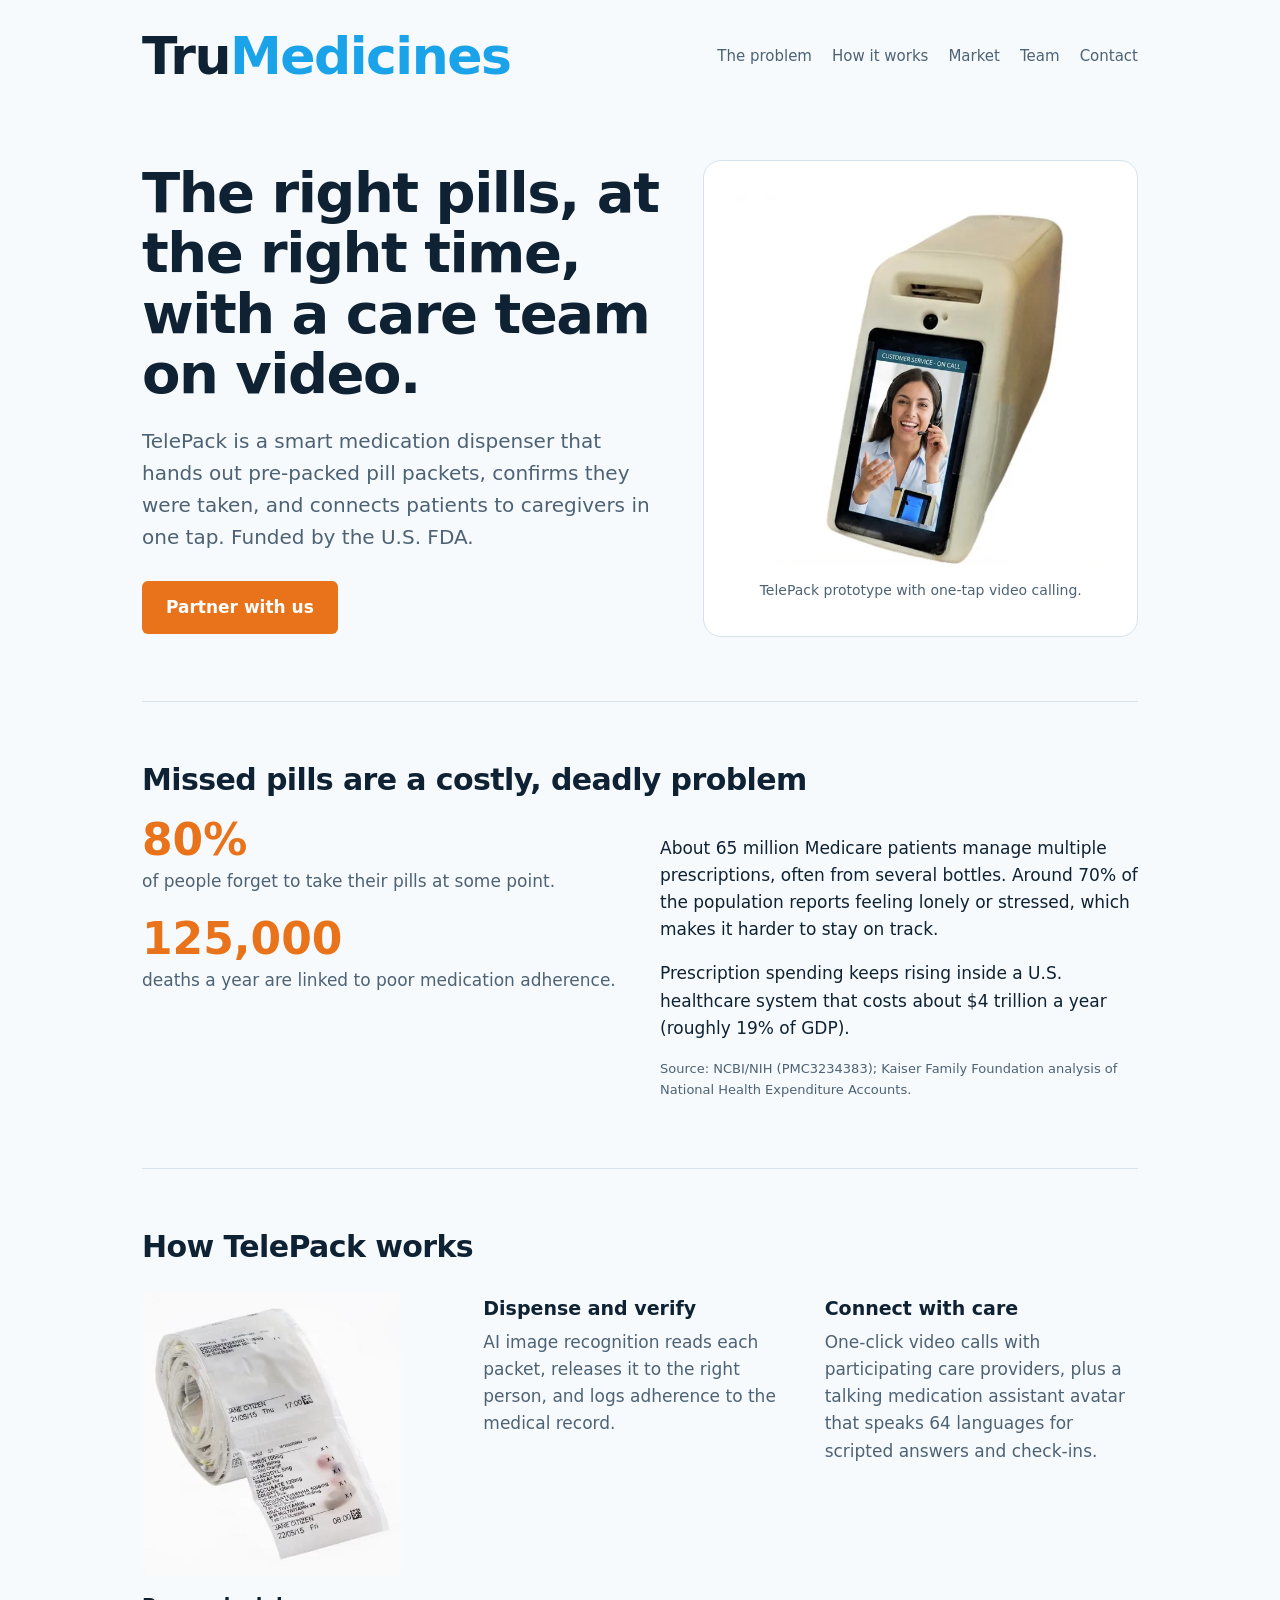
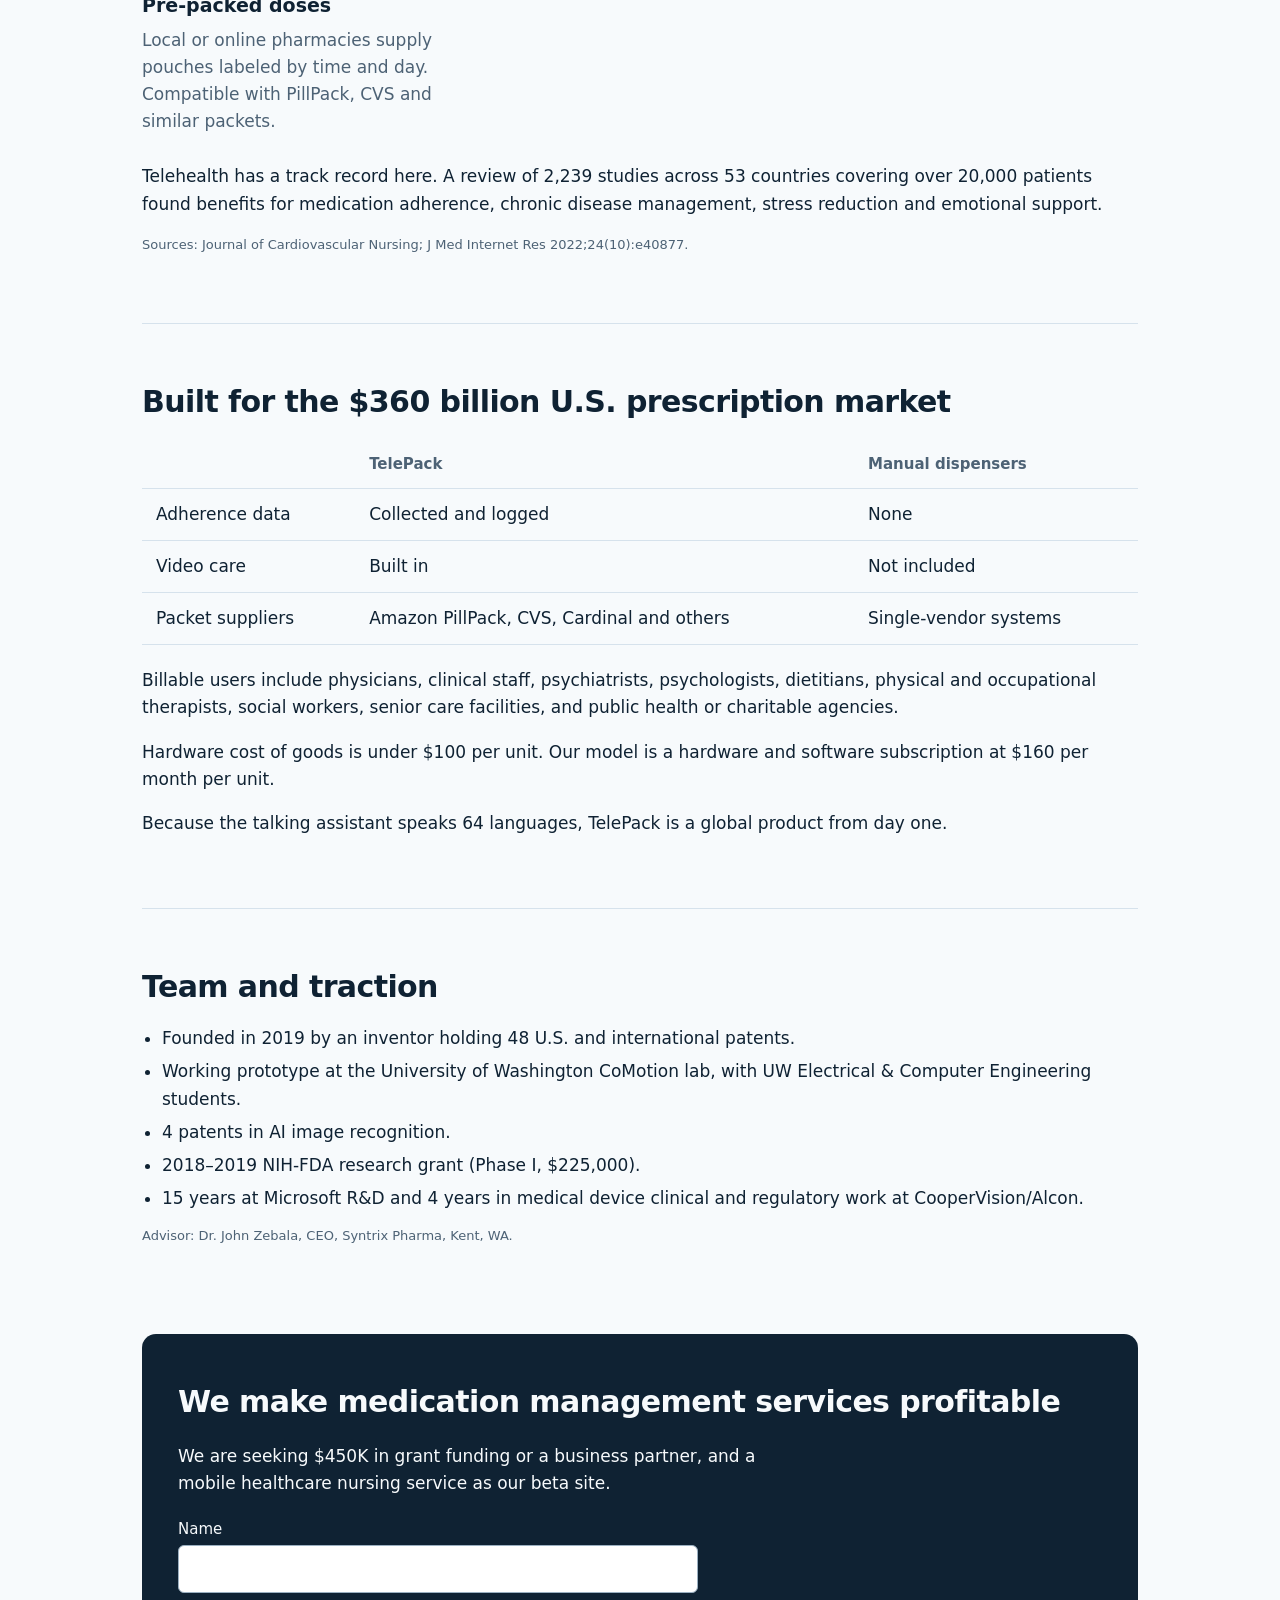
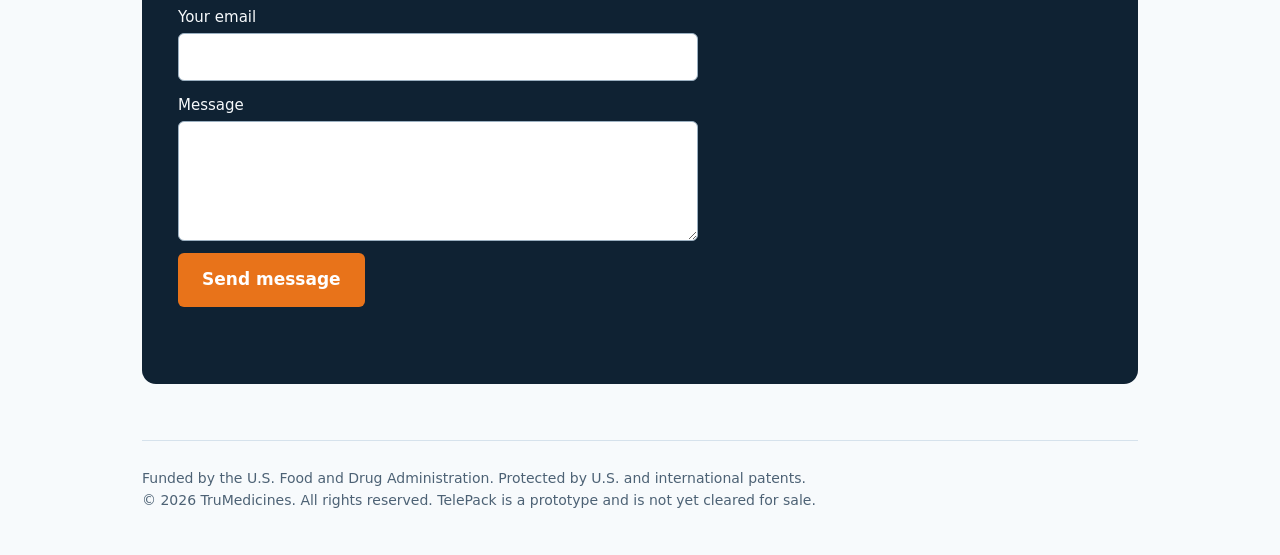
<file: index.html>
<!DOCTYPE html>
<html lang="en">
<head>
<meta charset="utf-8">
<meta name="viewport" content="width=device-width, initial-scale=1, viewport-fit=cover">
<title>TruMedicines – TelePack Medication Dispenser</title>
<style>
:root{--bg:#f7fafc;--ink:#0f2233;--muted:#4d6275;--blue:#1aa3e8;--navy:#0f2233;--line:#d6e2ec;--panel:#ffffff;--accent:#e8731a;box-sizing:border-box;padding-top:env(safe-area-inset-top,0px);padding-bottom:env(safe-area-inset-bottom,0px)}
@media (prefers-color-scheme:dark){:root:not([data-theme="light"]){--bg:#0c1822;--ink:#eaf2f8;--muted:#9bb0c1;--line:#23384a;--panel:#12212e;--navy:#eaf2f8}}
:root[data-theme="dark"]{--bg:#0c1822;--ink:#eaf2f8;--muted:#9bb0c1;--line:#23384a;--panel:#12212e;--navy:#eaf2f8}
*{box-sizing:border-box}
body{margin:0;background:var(--bg);color:var(--ink);font:17px/1.6 "Segoe UI",system-ui,-apple-system,Helvetica,Arial,sans-serif}
.wrap{max-width:1040px;margin:0 auto;padding:0 22px}
header{display:flex;justify-content:space-between;align-items:center;padding:30px 0 22px}
.logo{font-size:clamp(34px,6vw,52px);font-weight:600;letter-spacing:-1.5px;line-height:1}.logo b{color:var(--blue);font-weight:700}
nav a{margin-left:20px;color:var(--muted);text-decoration:none;font-size:15px}
nav a:hover,nav a:focus-visible{color:var(--ink);text-decoration:underline}
.hero{padding:56px 0 64px;display:grid;grid-template-columns:1.2fr 1fr;gap:40px;align-items:center}
h1{font-size:clamp(34px,5.4vw,56px);line-height:1.08;letter-spacing:-1.5px;margin:0 0 20px}
.lead{font-size:20px;color:var(--muted);max-width:34em;margin:0 0 28px}
.btn{display:inline-block;background:var(--accent);color:#fff;padding:13px 24px;border-radius:6px;text-decoration:none;font-weight:600}
.btn:focus-visible,a:focus-visible{outline:3px solid var(--blue);outline-offset:3px}
.device{background:#fff;border:1px solid var(--line);border-radius:18px;padding:34px;text-align:center}
.device img{max-width:100%;height:auto;max-height:460px;object-fit:contain;display:block;margin:0 auto}.packets{display:block;max-width:260px;width:100%;height:auto;border-radius:8px;margin:0 0 14px}
.device p{margin:14px 0 0;color:var(--muted);font-size:14px}
section{padding:54px 0;border-top:1px solid var(--line)}
h2{font-size:30px;letter-spacing:-.6px;margin:0 0 14px}
.two{display:grid;grid-template-columns:1fr 1fr;gap:40px}
.stat{font-size:44px;font-weight:700;color:var(--accent);line-height:1}
.stat+p{margin:6px 0 22px;color:var(--muted)}
ul.plain{padding-left:20px;margin:0}ul.plain li{margin:6px 0}
.steps{display:grid;grid-template-columns:repeat(3,1fr);gap:28px;margin-top:22px}
.steps h3{margin:0 0 6px;font-size:19px}.steps p{margin:0;color:var(--muted)}
.tbl{overflow-x:auto}
table{border-collapse:collapse;width:100%;min-width:520px}
th,td{text-align:left;padding:12px 14px;border-bottom:1px solid var(--line);vertical-align:top}
th{font-weight:600;color:var(--muted);font-size:15px}
.src{font-size:13px;color:var(--muted)}
.team{display:flex;flex-wrap:wrap;gap:6px 28px;margin-top:10px}
.cta{background:var(--navy);color:var(--bg);border-radius:14px;padding:44px 36px;margin:20px 0 56px}
.cta h2{margin-top:0}.cta p{max-width:36em}
.cta a{color:inherit}
footer{padding:26px 0 44px;color:var(--muted);font-size:14px;border-top:1px solid var(--line)}
.cform{display:grid;gap:12px;max-width:520px;margin-top:20px}.cform label{font-size:15px;display:grid;gap:4px}.cform input,.cform textarea{font:inherit;padding:11px 12px;border:1px solid #9bb0c1;border-radius:6px;background:#fff;color:#0f2233;width:100%}.cform textarea{min-height:120px;resize:vertical}.cform .hp{position:absolute;left:-9999px;height:0;overflow:hidden}.cform button{justify-self:start;border:0;cursor:pointer;font:inherit;font-weight:600}.cform input:focus-visible,.cform textarea:focus-visible,.cform button:focus-visible{outline:3px solid var(--blue);outline-offset:2px}#fstatus{min-height:1.4em;margin:0;font-size:15px}
@media(max-width:760px){.hero,.two,.steps{grid-template-columns:1fr}nav{display:none}}
</style>
</head>
<body>
<div class="wrap">
<header>
  <div class="logo">Tru<b>Medicines</b></div>
  <nav aria-label="Main"><a href="#problem">The problem</a><a href="#how">How it works</a><a href="#market">Market</a><a href="#team">Team</a><a href="#contact">Contact</a></nav>
</header>

<main>
<div class="hero">
  <div>
    <h1>The right pills, at the right time, with a care team on video.</h1>
    <p class="lead">TelePack is a smart medication dispenser that hands out pre-packed pill packets, confirms they were taken, and connects patients to caregivers in one tap. Funded by the U.S. FDA.</p>
    <a class="btn" href="#contact">Partner with us</a>
  </div>
  <div class="device"><img src="[data-uri]" alt="TelePack dispenser showing a live video call with a customer service agent" width="640" height="650"><p>TelePack prototype with one-tap video calling.</p></div>
</div>

<section id="problem">
  <h2>Missed pills are a costly, deadly problem</h2>
  <div class="two">
    <div>
      <div class="stat">80%</div><p>of people forget to take their pills at some point.</p>
      <div class="stat">125,000</div><p>deaths a year are linked to poor medication adherence.</p>
    </div>
    <div>
      <p>About 65 million Medicare patients manage multiple prescriptions, often from several bottles. Around 70% of the population reports feeling lonely or stressed, which makes it harder to stay on track.</p>
      <p>Prescription spending keeps rising inside a U.S. healthcare system that costs about $4 trillion a year (roughly 19% of GDP).</p>
      <p class="src">Source: NCBI/NIH (PMC3234383); Kaiser Family Foundation analysis of National Health Expenditure Accounts.</p>
    </div>
  </div>
</section>

<section id="how">
  <h2>How TelePack works</h2>
  <div class="steps">
    <div><img class="packets" src="[data-uri]" alt="A roll of pre-packed pill pouches labeled by patient, day and time" width="426" height="465"><h3>Pre-packed doses</h3><p>Local or online pharmacies supply pouches labeled by time and day. Compatible with PillPack, CVS and similar packets.</p></div>
    <div><h3>Dispense and verify</h3><p>AI image recognition reads each packet, releases it to the right person, and logs adherence to the medical record.</p></div>
    <div><h3>Connect with care</h3><p>One-click video calls with participating care providers, plus a talking medication assistant avatar that speaks 64 languages for scripted answers and check-ins.</p></div>
  </div>
  <p style="margin-top:28px">Telehealth has a track record here. A review of 2,239 studies across 53 countries covering over 20,000 patients found benefits for medication adherence, chronic disease management, stress reduction and emotional support.</p>
  <p class="src">Sources: Journal of Cardiovascular Nursing; J Med Internet Res 2022;24(10):e40877.</p>
</section>

<section id="market">
  <h2>Built for the $360 billion U.S. prescription market</h2>
  <div class="tbl">
  <table>
    <tr><th></th><th>TelePack</th><th>Manual dispensers</th></tr>
    <tr><td>Adherence data</td><td>Collected and logged</td><td>None</td></tr>
    <tr><td>Video care</td><td>Built in</td><td>Not included</td></tr>
    <tr><td>Packet suppliers</td><td>Amazon PillPack, CVS, Cardinal and others</td><td>Single-vendor systems</td></tr>
  </table>
  </div>
  <p style="margin-top:22px">Billable users include physicians, clinical staff, psychiatrists, psychologists, dietitians, physical and occupational therapists, social workers, senior care facilities, and public health or charitable agencies.</p>
  <p>Hardware cost of goods is under $100 per unit. Our model is a hardware and software subscription at $160 per month per unit.</p>
  <p>Because the talking assistant speaks 64 languages, TelePack is a global product from day one.</p>
</section>

<section id="team">
  <h2>Team and traction</h2>
  <ul class="plain">
    <li>Founded in 2019 by an inventor holding 48 U.S. and international patents.</li>
    <li>Working prototype at the University of Washington CoMotion lab, with UW Electrical &amp; Computer Engineering students.</li>
    <li>4 patents in AI image recognition.</li>
    <li>2018–2019 NIH-FDA research grant (Phase I, $225,000).</li>
    <li>15 years at Microsoft R&amp;D and 4 years in medical device clinical and regulatory work at CooperVision/Alcon.</li>
  </ul>
  <p class="src" style="margin-top:14px">Advisor: Dr. John Zebala, CEO, Syntrix Pharma, Kent, WA.</p>
</section>

<div class="cta" id="contact">
  <h2>We make medication management services profitable</h2>
  <p>We are seeking $450K in grant funding or a business partner, and a mobile healthcare nursing service as our beta site.</p>
  <form class="cform" id="cform" novalidate>
    <label>Name<input name="name" autocomplete="name" required></label>
    <label>Your email<input name="email" type="email" autocomplete="email" required></label>
    <label>Message<textarea name="msg" required></textarea></label>
    <div class="hp" aria-hidden="true"><label>Leave blank<input name="website" tabindex="-1" autocomplete="off"></label></div>
    <button class="btn" type="submit">Send message</button>
    <p id="fstatus" role="status"></p>
  </form>
</div>
</main>

<footer>Funded by the U.S. Food and Drug Administration. Protected by U.S. and international patents.<br>© 2026 TruMedicines. All rights reserved. TelePack is a prototype and is not yet cleared for sale.</footer>
<script>
(function(){
  var f=document.getElementById('cform'),s=document.getElementById('fstatus');
  if(!f)return;
  var p=['moc.senicidemurt','@','divad'];
  function to(){return p.join('').split('').reverse().join('');}
  f.addEventListener('submit',function(e){
    e.preventDefault();
    var d=new FormData(f);
    if(d.get('website')){return;}
    var n=(d.get('name')||'').trim(),m=(d.get('email')||'').trim(),t=(d.get('msg')||'').trim();
    if(!n||!/^\S+@\S+\.\S+$/.test(m)||!t){s.textContent='Please enter your name, a valid email and a message.';return;}
    var body=t+'\n\n'+n+'\n'+m;
    s.textContent='Opening your email app to send this message.';
    location.href='mailto:'+to()+'?subject='+encodeURIComponent('TelePack inquiry from '+n)+'&body='+encodeURIComponent(body);
  });
})();
</script>
</div>
</body>
</html>
</file>
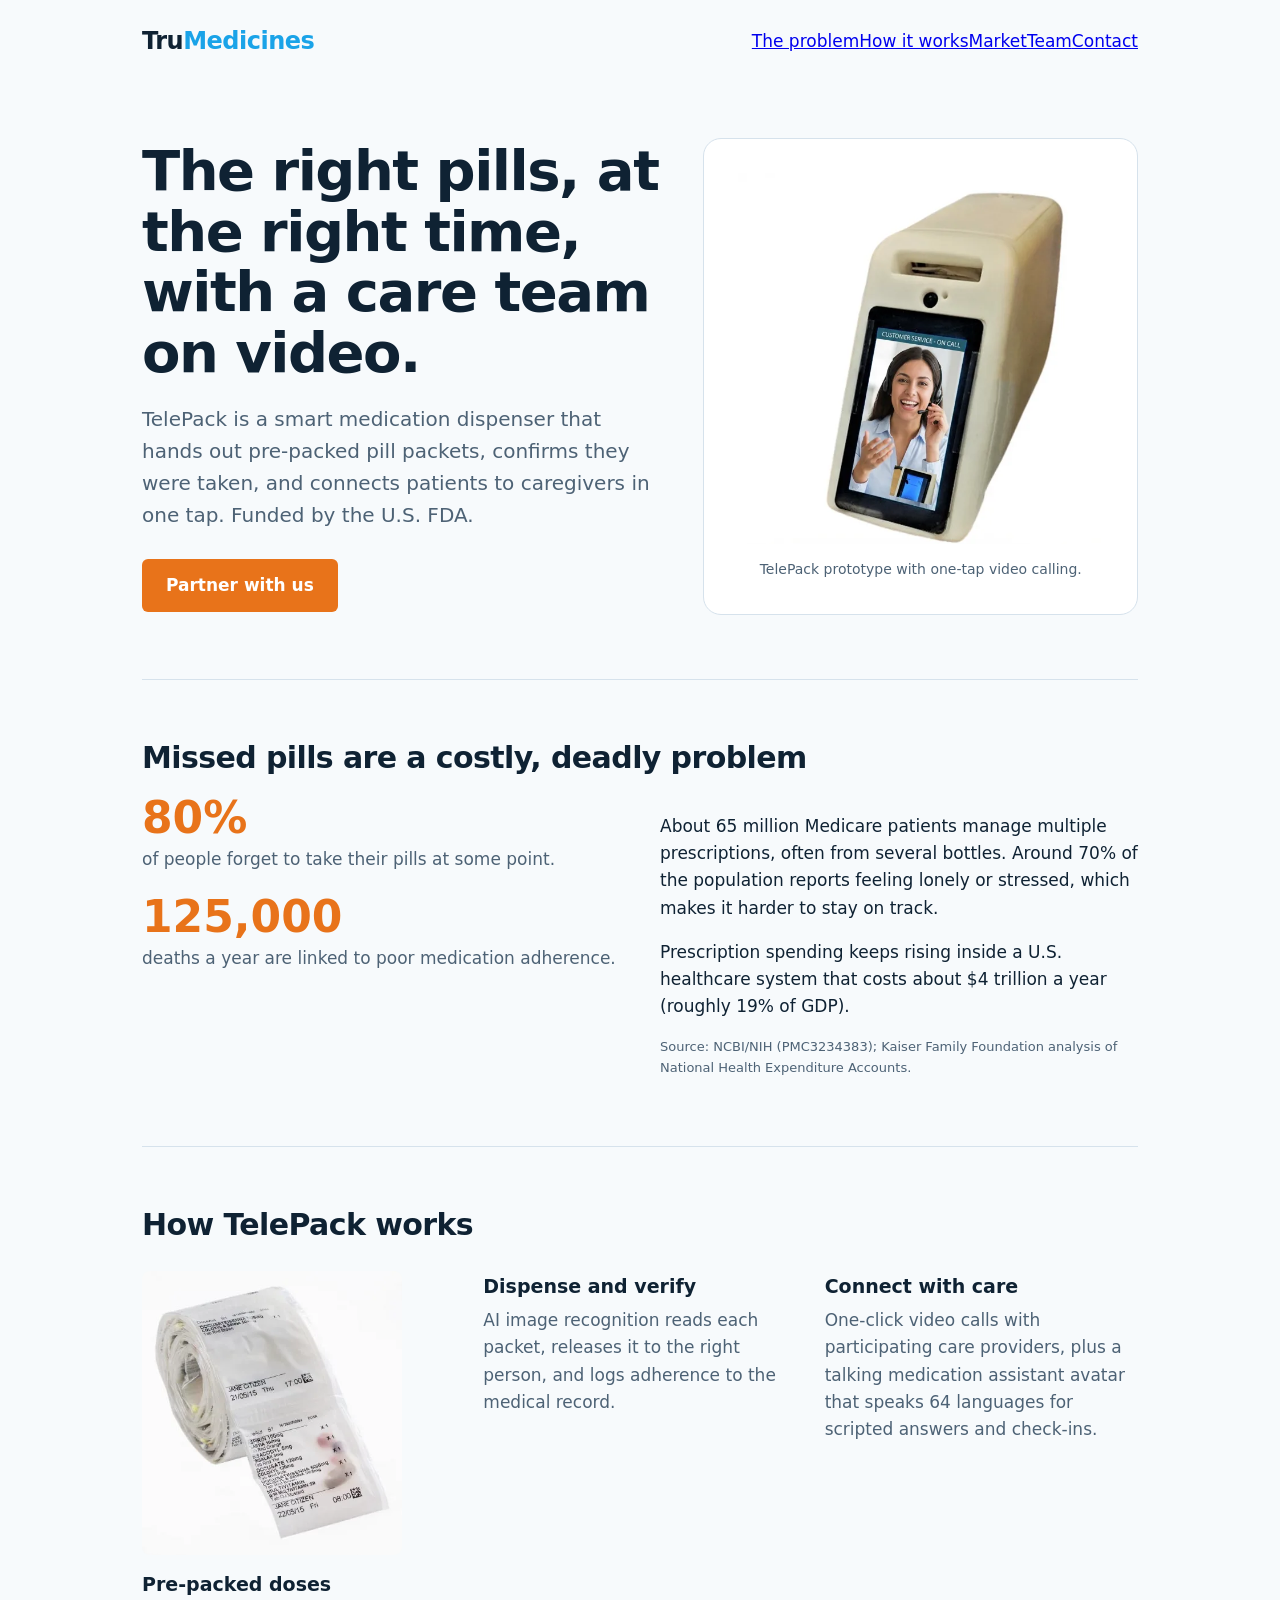
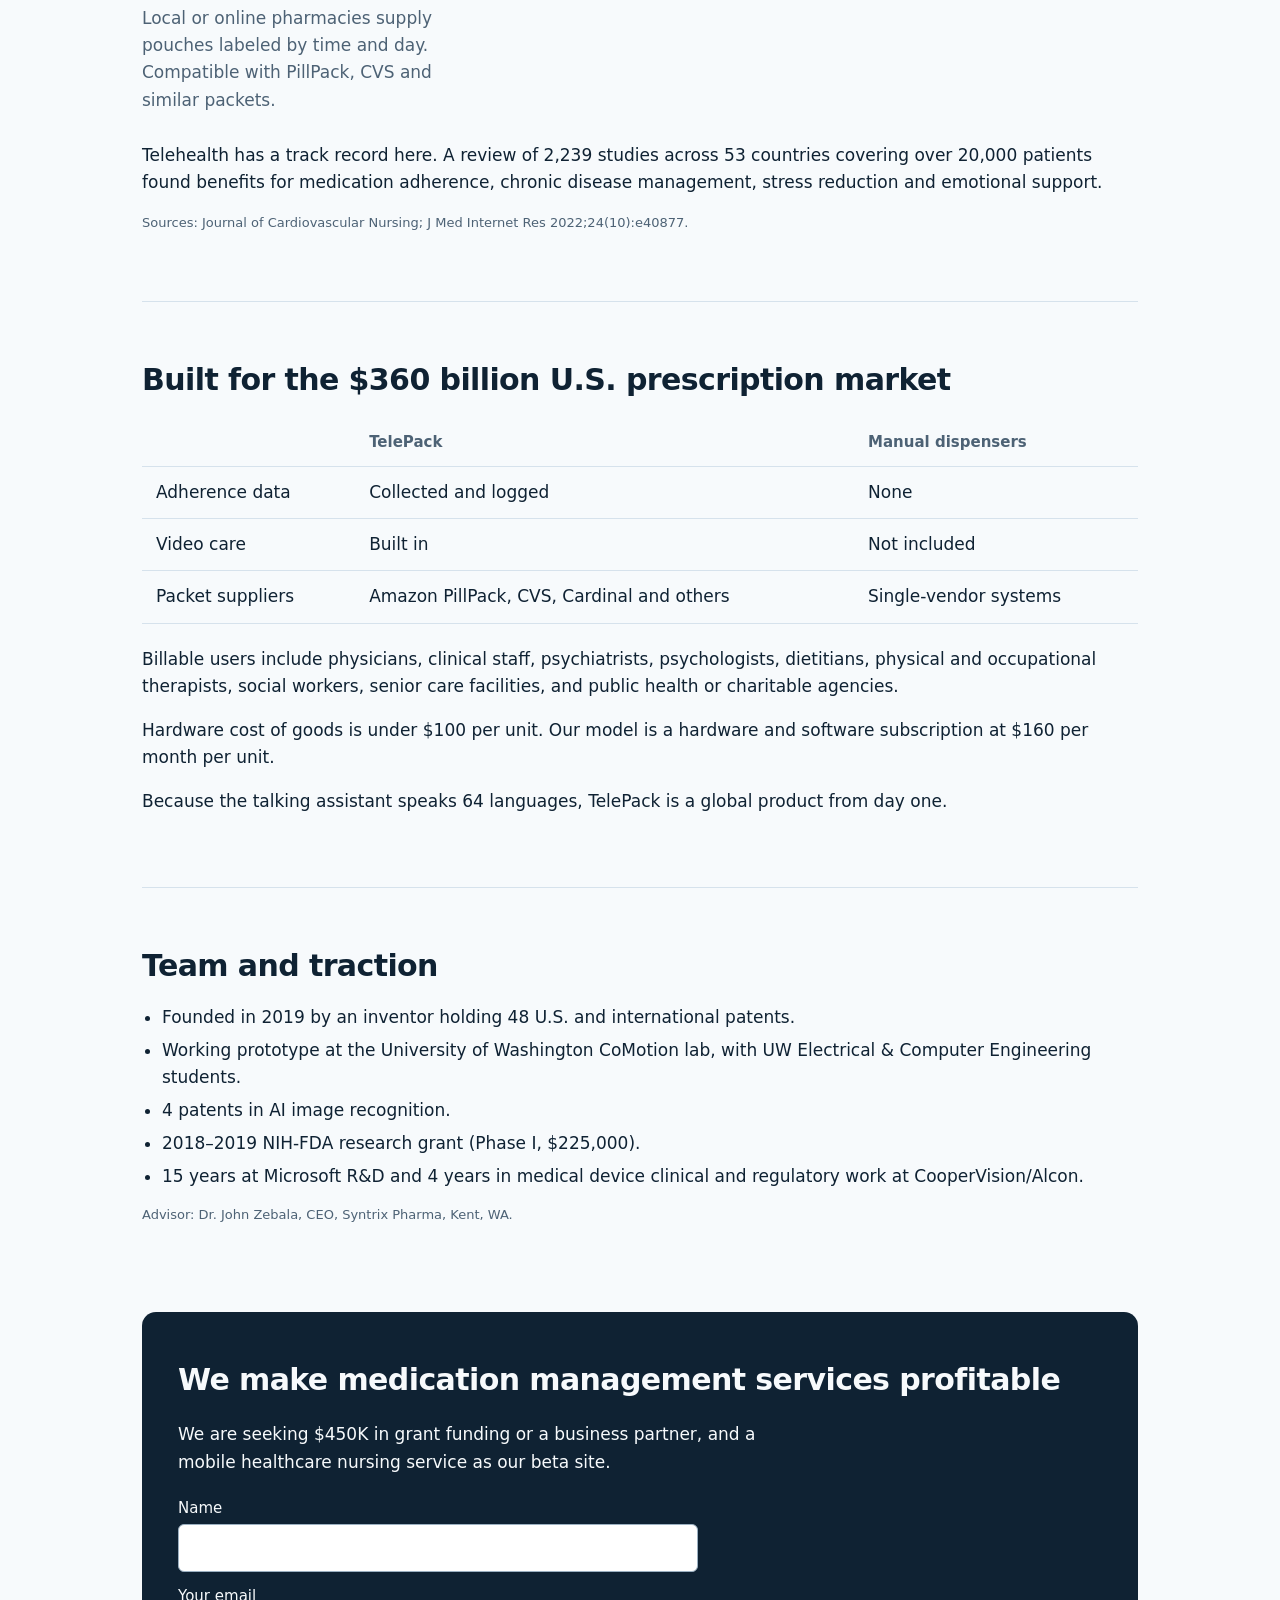
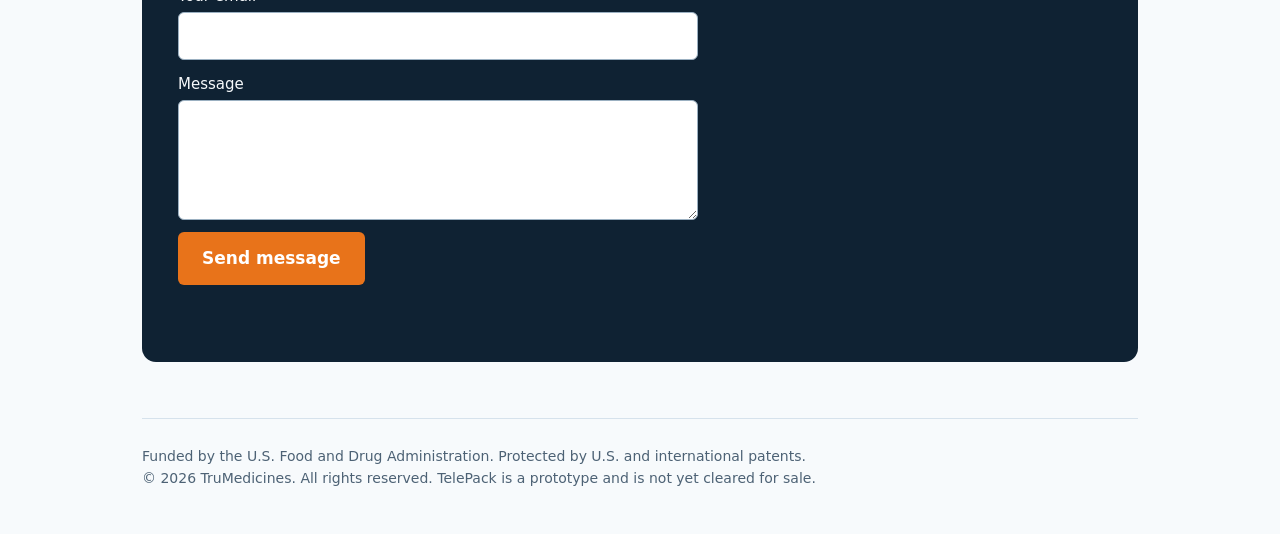
<file: v2index.html>
<!DOCTYPE html>
<html lang="en">
<head>
<meta charset="utf-8">
<meta name="viewport" content="width=device-width, initial-scale=1, viewport-fit=cover">
<title>TruMedicines – TelePack Medication Dispenser</title>
<style>
:root{--bg:#f7fafc;--ink:#0f2233;--muted:#4d6275;--blue:#1aa3e8;--navy:#0f2233;--line:#d6e2ec;--panel:#ffffff;--accent:#e8731a;box-sizing:border-box;padding-top:env(safe-area-inset-top,0px);padding-bottom:env(safe-area-inset-bottom,0px)}
@media (prefers-color-scheme:dark){:root:not([data-theme="light"]){--bg:#0c1822;--ink:#eaf2f8;--muted:#9bb0c1;--line:#23384a;--panel:#12212e;--navy:#eaf2f8}}
:root[data-theme="dark"]{--bg:#0c1822;--ink:#eaf2f8;--muted:#9bb0c1;--line:#23384a;--panel:#12212e;--navy:#eaf2f8}
*{box-sizing:border-box}
body{margin:0;background:var(--bg);color:var(--ink);font:17px/1.6 "Segoe UI",system-ui,-apple-system,Helvetica,Arial,sans-serif}
.wrap{max-width:1040px;margin:0 auto;padding:0 22px}
header{display:flex;justify-content:space-between;align-items:center;padding:22px 0}
<! header{display:flex;justify-content:space-between;align-items:center;padding:30px 0 22px /!>}  
.logo{font-size:24px;font-weight:600;letter-spacing:-.5px}.logo b{color:var(--blue);font-weight:700} 
<!.logo{font-size:clamp(34px,6vw,52px);font-weight:600;letter-spacing:-1.5px;line-height:1} .logo b{color:var(--blue);font-weight:700} /!>
nav a{margin-left:20px;color:var(--muted);text-decoration:none;font-size:15px}
nav a:hover,nav a:focus-visible{color:var(--ink);text-decoration:underline}
.hero{padding:56px 0 64px;display:grid;grid-template-columns:1.2fr 1fr;gap:40px;align-items:center}
h1{font-size:clamp(34px,5.4vw,56px);line-height:1.08;letter-spacing:-1.5px;margin:0 0 20px}
.lead{font-size:20px;color:var(--muted);max-width:34em;margin:0 0 28px}
.btn{display:inline-block;background:var(--accent);color:#fff;padding:13px 24px;border-radius:6px;text-decoration:none;font-weight:600}
.btn:focus-visible,a:focus-visible{outline:3px solid var(--blue);outline-offset:3px}
.device{background:#fff;border:1px solid var(--line);border-radius:18px;padding:34px;text-align:center}
.device img{max-width:100%;height:auto;max-height:460px;object-fit:contain;display:block;margin:0 auto}.packets{display:block;max-width:260px;width:100%;height:auto;border-radius:8px;margin:0 0 14px}
.device p{margin:14px 0 0;color:var(--muted);font-size:14px}
section{padding:54px 0;border-top:1px solid var(--line)}
h2{font-size:30px;letter-spacing:-.6px;margin:0 0 14px}
.two{display:grid;grid-template-columns:1fr 1fr;gap:40px}
.stat{font-size:44px;font-weight:700;color:var(--accent);line-height:1}
.stat+p{margin:6px 0 22px;color:var(--muted)}
ul.plain{padding-left:20px;margin:0}ul.plain li{margin:6px 0}
.steps{display:grid;grid-template-columns:repeat(3,1fr);gap:28px;margin-top:22px}
.steps h3{margin:0 0 6px;font-size:19px}.steps p{margin:0;color:var(--muted)}
.tbl{overflow-x:auto}
table{border-collapse:collapse;width:100%;min-width:520px}
th,td{text-align:left;padding:12px 14px;border-bottom:1px solid var(--line);vertical-align:top}
th{font-weight:600;color:var(--muted);font-size:15px}
.src{font-size:13px;color:var(--muted)}
.team{display:flex;flex-wrap:wrap;gap:6px 28px;margin-top:10px}
.cta{background:var(--navy);color:var(--bg);border-radius:14px;padding:44px 36px;margin:20px 0 56px}
.cta h2{margin-top:0}.cta p{max-width:36em}
.cta a{color:inherit}
footer{padding:26px 0 44px;color:var(--muted);font-size:14px;border-top:1px solid var(--line)}
.cform{display:grid;gap:12px;max-width:520px;margin-top:20px}.cform label{font-size:15px;display:grid;gap:4px}.cform input,.cform textarea{font:inherit;padding:11px 12px;border:1px solid #9bb0c1;border-radius:6px;background:#fff;color:#0f2233;width:100%}.cform textarea{min-height:120px;resize:vertical}.cform .hp{position:absolute;left:-9999px;height:0;overflow:hidden}.cform button{justify-self:start;border:0;cursor:pointer;font:inherit;font-weight:600}.cform input:focus-visible,.cform textarea:focus-visible,.cform button:focus-visible{outline:3px solid var(--blue);outline-offset:2px}#fstatus{min-height:1.4em;margin:0;font-size:15px}
@media(max-width:760px){.hero,.two,.steps{grid-template-columns:1fr}nav{display:none}}
</style>
</head>
<body>
<div class="wrap">
<header>
  <div class="logo">Tru<b>Medicines</b></div>
  <nav aria-label="Main"><a href="#problem">The problem</a><a href="#how">How it works</a><a href="#market">Market</a><a href="#team">Team</a><a href="#contact">Contact</a></nav>
</header>

<main>
<div class="hero">
  <div>
    <h1>The right pills, at the right time, with a care team on video.</h1>
    <p class="lead">TelePack is a smart medication dispenser that hands out pre-packed pill packets, confirms they were taken, and connects patients to caregivers in one tap. Funded by the U.S. FDA.</p>
    <a class="btn" href="#contact">Partner with us</a>
  </div>
  <div class="device"><img src="[data-uri]" alt="TelePack dispenser showing a live video call with a customer service agent" width="640" height="650"><p>TelePack prototype with one-tap video calling.</p></div>
</div>

<section id="problem">
  <h2>Missed pills are a costly, deadly problem</h2>
  <div class="two">
    <div>
      <div class="stat">80%</div><p>of people forget to take their pills at some point.</p>
      <div class="stat">125,000</div><p>deaths a year are linked to poor medication adherence.</p>
    </div>
    <div>
      <p>About 65 million Medicare patients manage multiple prescriptions, often from several bottles. Around 70% of the population reports feeling lonely or stressed, which makes it harder to stay on track.</p>
      <p>Prescription spending keeps rising inside a U.S. healthcare system that costs about $4 trillion a year (roughly 19% of GDP).</p>
      <p class="src">Source: NCBI/NIH (PMC3234383); Kaiser Family Foundation analysis of National Health Expenditure Accounts.</p>
    </div>
  </div>
</section>

<section id="how">
  <h2>How TelePack works</h2>
  <div class="steps">
    <div><img class="packets" src="[data-uri]" alt="A roll of pre-packed pill pouches labeled by patient, day and time" width="426" height="465"><h3>Pre-packed doses</h3><p>Local or online pharmacies supply pouches labeled by time and day. Compatible with PillPack, CVS and similar packets.</p></div>
    <div><h3>Dispense and verify</h3><p>AI image recognition reads each packet, releases it to the right person, and logs adherence to the medical record.</p></div>
    <div><h3>Connect with care</h3><p>One-click video calls with participating care providers, plus a talking medication assistant avatar that speaks 64 languages for scripted answers and check-ins.</p></div>
  </div>
  <p style="margin-top:28px">Telehealth has a track record here. A review of 2,239 studies across 53 countries covering over 20,000 patients found benefits for medication adherence, chronic disease management, stress reduction and emotional support.</p>
  <p class="src">Sources: Journal of Cardiovascular Nursing; J Med Internet Res 2022;24(10):e40877.</p>
</section>

<section id="market">
  <h2>Built for the $360 billion U.S. prescription market</h2>
  <div class="tbl">
  <table>
    <tr><th></th><th>TelePack</th><th>Manual dispensers</th></tr>
    <tr><td>Adherence data</td><td>Collected and logged</td><td>None</td></tr>
    <tr><td>Video care</td><td>Built in</td><td>Not included</td></tr>
    <tr><td>Packet suppliers</td><td>Amazon PillPack, CVS, Cardinal and others</td><td>Single-vendor systems</td></tr>
  </table>
  </div>
  <p style="margin-top:22px">Billable users include physicians, clinical staff, psychiatrists, psychologists, dietitians, physical and occupational therapists, social workers, senior care facilities, and public health or charitable agencies.</p>
  <p>Hardware cost of goods is under $100 per unit. Our model is a hardware and software subscription at $160 per month per unit.</p>
  <p>Because the talking assistant speaks 64 languages, TelePack is a global product from day one.</p>
</section>

<section id="team">
  <h2>Team and traction</h2>
  <ul class="plain">
    <li>Founded in 2019 by an inventor holding 48 U.S. and international patents.</li>
    <li>Working prototype at the University of Washington CoMotion lab, with UW Electrical &amp; Computer Engineering students.</li>
    <li>4 patents in AI image recognition.</li>
    <li>2018–2019 NIH-FDA research grant (Phase I, $225,000).</li>
    <li>15 years at Microsoft R&amp;D and 4 years in medical device clinical and regulatory work at CooperVision/Alcon.</li>
  </ul>
  <p class="src" style="margin-top:14px">Advisor: Dr. John Zebala, CEO, Syntrix Pharma, Kent, WA.</p>
</section>

<div class="cta" id="contact">
  <h2>We make medication management services profitable</h2>
  <p>We are seeking $450K in grant funding or a business partner, and a mobile healthcare nursing service as our beta site.</p>
  <form class="cform" id="cform" novalidate>
    <label>Name<input name="name" autocomplete="name" required></label>
    <label>Your email<input name="email" type="email" autocomplete="email" required></label>
    <label>Message<textarea name="msg" required></textarea></label>
    <div class="hp" aria-hidden="true"><label>Leave blank<input name="website" tabindex="-1" autocomplete="off"></label></div>
    <button class="btn" type="submit">Send message</button>
    <p id="fstatus" role="status"></p>
  </form>
</div>
</main>

<footer>Funded by the U.S. Food and Drug Administration. Protected by U.S. and international patents.<br>© 2026 TruMedicines. All rights reserved. TelePack is a prototype and is not yet cleared for sale.</footer>
<script>
(function(){
  var f=document.getElementById('cform'),s=document.getElementById('fstatus');
  if(!f)return;
  var p=['moc.senicidemurt','@','divad'];
  function to(){return p.join('').split('').reverse().join('');}
  f.addEventListener('submit',function(e){
    e.preventDefault();
    var d=new FormData(f);
    if(d.get('website')){return;}
    var n=(d.get('name')||'').trim(),m=(d.get('email')||'').trim(),t=(d.get('msg')||'').trim();
    if(!n||!/^\S+@\S+\.\S+$/.test(m)||!t){s.textContent='Please enter your name, a valid email and a message.';return;}
    var body=t+'\n\n'+n+'\n'+m;
    s.textContent='Opening your email app to send this message.';
    location.href='mailto:'+to()+'?subject='+encodeURIComponent('TelePack inquiry from '+n)+'&body='+encodeURIComponent(body);
  });
})();
</script>
</div>
</body>
</html>
</file>
